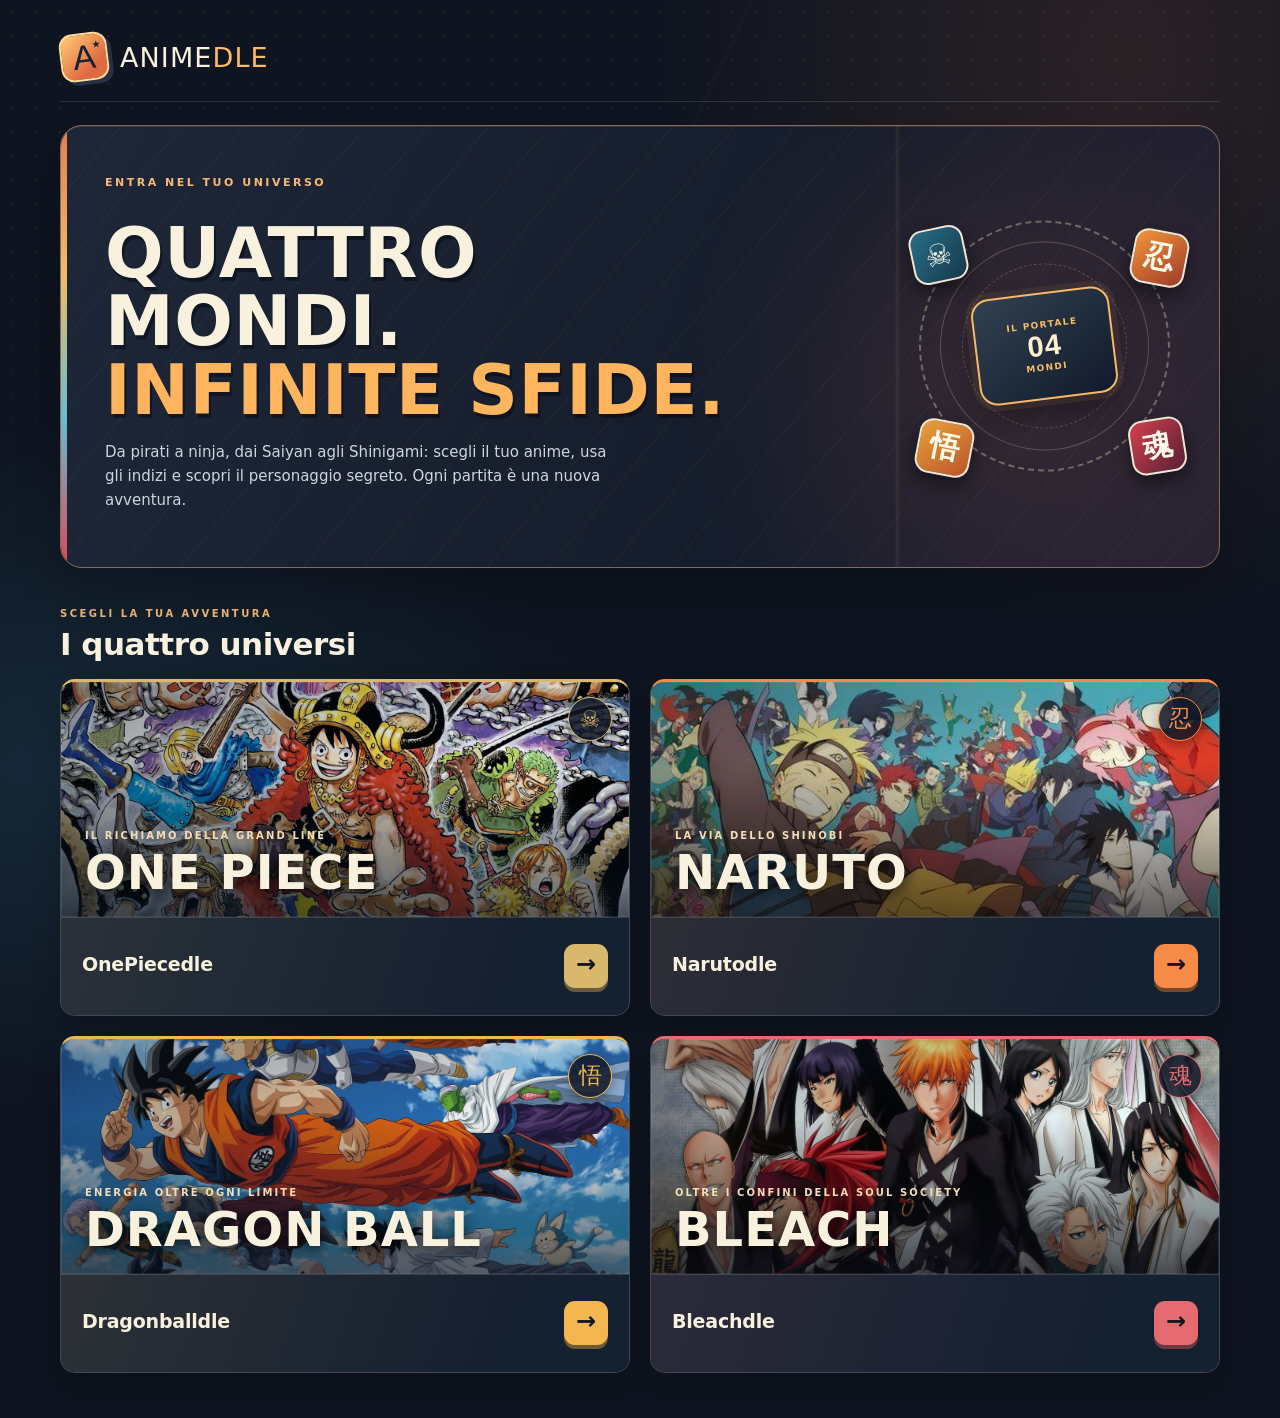
<file: index.html>
<!doctype html>
<html lang="it">
  <head>
    <meta charset="utf-8" />
    <meta name="viewport" content="width=device-width,initial-scale=1,viewport-fit=cover" />
    <meta name="theme-color" content="#0e1420" />
    <meta name="description" content="Animedle: quattro giochi di indovinelli dedicati a One Piece, Naruto, Dragon Ball e Bleach. Partite infinite, quando vuoi." />
    <title>Animedle</title>
    <link rel="stylesheet" href="styles/index.css" />
    <link rel="icon" type="image/png" href="./images/logo.png" />
    <link rel="manifest" href="./manifest.json" />
  </head>
  <body>
    <div class="shell">
      <header class="site-header">
        <div class="identity">
          <span class="brand-mark" aria-hidden="true">A</span>
          <div>
            <div class="brand-name">ANIME<span>DLE</span></div>
          </div>
        </div>
      </header>

      <section class="hero" aria-labelledby="hero-title">
        <div class="hero-copy">
          <p class="eyebrow">ENTRA NEL TUO UNIVERSO</p>
          <h1 id="hero-title">QUATTRO MONDI.<br /><span class="highlight">INFINITE SFIDE.</span></h1>
          <p class="intro">Da pirati a ninja, dai Saiyan agli Shinigami: scegli il tuo anime, usa gli indizi e scopri il personaggio segreto. Ogni partita è una nuova avventura.</p>
        </div>
        <div class="hero-art" aria-hidden="true">
          <div class="orbit"></div>
          <div class="core"><small>IL PORTALE</small><strong>04</strong><small>MONDI</small></div>
          <span class="sigil pirate">☠</span>
          <span class="sigil shinobi">忍</span>
          <span class="sigil radar">悟</span>
          <span class="sigil bankai">魂</span>
        </div>
      </section>

      <div class="section-head">
        <div>
          <span class="section-tag">SCEGLI LA TUA AVVENTURA</span>
          <h2>I quattro universi</h2>
        </div>
      </div>

      <main class="grid" aria-label="Scegli un gioco">
        <a class="card onepiece" href="onepiece/index.html" aria-label="Gioca a OnePiecedle">
          <div class="banner onepiece">
            <span class="card-icon" aria-hidden="true">☠</span>
            <div class="banner-copy"><span class="world-title">Il richiamo della Grand Line</span><strong class="banner-label">ONE PIECE</strong></div>
          </div>
          <div class="card-body">
            <div>
              <h3>OnePiecedle</h3>
            </div>
            <span class="enter" aria-hidden="true">→</span>
          </div>
        </a>

        <a class="card naruto" href="naruto/index.html" aria-label="Gioca a Narutodle">
          <div class="banner naruto">
            <span class="card-icon" aria-hidden="true">忍</span>
            <div class="banner-copy"><span class="world-title">La via dello Shinobi</span><strong class="banner-label">NARUTO</strong></div>
          </div>
          <div class="card-body">
            <div>
              <h3>Narutodle</h3>
            </div>
            <span class="enter" aria-hidden="true">→</span>
          </div>
        </a>

        <a class="card dragonball" href="dragonball/index.html" aria-label="Gioca a Dragonballdle">
          <div class="banner dragonball">
            <span class="card-icon" aria-hidden="true">悟</span>
            <div class="banner-copy"><span class="world-title">Energia oltre ogni limite</span><strong class="banner-label">DRAGON BALL</strong></div>
          </div>
          <div class="card-body">
            <div>
              <h3>Dragonballdle</h3>
            </div>
            <span class="enter" aria-hidden="true">→</span>
          </div>
        </a>

        <a class="card bleach" href="bleach/index.html" aria-label="Gioca a Bleachdle">
          <div class="banner bleach">
            <span class="card-icon" aria-hidden="true">魂</span>
            <div class="banner-copy"><span class="world-title">Oltre i confini della Soul Society</span><strong class="banner-label">BLEACH</strong></div>
          </div>
          <div class="card-body">
            <div>
              <h3>Bleachdle</h3>
            </div>
            <span class="enter" aria-hidden="true">→</span>
          </div>
        </a>
      </main>
    </div>
  </body>
</html>
</file>
<file: styles/index.css>
:root {
  --bg: #0e1420;
  --surface: #172131;
  --cream: #f8f1de;
  --muted: #aebaca;
  --line: #344256;
  --gold: #f6bd66;
}
* {
  box-sizing: border-box;
}
html {
  scroll-behavior: smooth;
}
body {
  min-height: 100vh;
  margin: 0;
  color: var(--cream);
  font-family:
    system-ui,
    -apple-system,
    BlinkMacSystemFont,
    "Segoe UI",
    sans-serif;
  background: radial-gradient(ellipse at 88% 4%, #623c3157 0, transparent 30%), radial-gradient(ellipse at 3% 54%, #244e6459 0, transparent 32%), #0e1420;
  overflow-x: hidden;
}
body::before {
  content: "";
  position: fixed;
  inset: 0;
  pointer-events: none;
  z-index: -1;
  background-image: radial-gradient(#ffffff18 0.8px, transparent 0.8px), linear-gradient(115deg, transparent 0 44%, #ffffff06 44.1% 44.35%, transparent 44.5%);
  background-size:
    24px 24px,
    100% 100%;
  mask-image: linear-gradient(to bottom, #000b, transparent 85%);
}
a {
  color: inherit;
}
.shell {
  width: min(1160px, calc(100% - 40px));
  margin: 0 auto;
  padding: 24px 0 45px;
}

/* Intestazione del portale */
.site-header {
  display: flex;
  align-items: center;
  justify-content: space-between;
  gap: 14px;
  padding: 9px 0 20px;
  border-bottom: 1px solid #b6bdc42e;
}
.identity {
  display: flex;
  align-items: center;
  gap: 12px;
  min-width: 0;
}
.brand-mark {
  width: 48px;
  height: 48px;
  flex: 0 0 48px;
  border-radius: 13px;
  display: grid;
  place-items: center;
  position: relative;
  background: linear-gradient(140deg, #ffcd74, #df6a42 72%);
  color: #182031;
  border: 2px solid #ffdf9d;
  box-shadow: 4px 4px 0 #273145;
  transform: rotate(-7deg);
  font-family: Impact, "Arial Black", sans-serif;
  font-size: 34px;
  line-height: 1;
}
.brand-mark::after {
  content: "★";
  font: 900 10px system-ui;
  position: absolute;
  right: 4px;
  top: 5px;
}
.brand-name {
  font-family: Impact, "Arial Black", system-ui, sans-serif;
  font-size: 27px;
  letter-spacing: 1.1px;
  line-height: 1;
}
.brand-name span {
  color: #ffba68;
}
.brand-sub {
  display: block;
  margin-top: 5px;
  color: #acb7c9;
  letter-spacing: 1.6px;
  font-size: 9px;
  font-weight: 850;
}
.online {
  display: inline-flex;
  align-items: center;
  gap: 9px;
  padding: 9px 14px;
  border: 1px solid #435268;
  border-radius: 999px;
  background: #192638b8;
  color: #d9e8f0;
  font-size: 12px;
  font-weight: 750;
  white-space: nowrap;
}
.online::before {
  content: "";
  width: 7px;
  height: 7px;
  border-radius: 50%;
  background: #6ee6aa;
  box-shadow: 0 0 0 4px #6ee6aa17;
}

/* Hero di selezione */
.hero {
  position: relative;
  isolation: isolate;
  overflow: hidden;
  min-height: 310px;
  margin: 23px 0 34px;
  padding: 39px 44px;
  display: flex;
  align-items: center;
  border: 1px solid #8a6857;
  border-radius: 22px;
  background: radial-gradient(circle at 82% 55%, #cf654f25, transparent 33%), linear-gradient(111deg, #1e2738 0%, #151c2b 62%, #252132 100%);
  box-shadow:
    0 23px 45px #0003,
    inset 0 1px #ffffff1a;
}
.hero::before {
  content: "";
  position: absolute;
  inset: 0;
  pointer-events: none;
  z-index: -1;
  background: repeating-linear-gradient(130deg, transparent 0 45px, #ffffff09 46px, transparent 47px), linear-gradient(90deg, transparent 72%, #f7bf6815 72.2%, transparent 72.5%);
}
.hero::after {
  content: "";
  position: absolute;
  left: 0;
  top: 0;
  bottom: 0;
  width: 6px;
  background: linear-gradient(#e77b51, #f0bc64, #67bcd0, #db4756);
}
.hero-copy {
  position: relative;
  z-index: 2;
  width: min(670px, 72%);
}
.eyebrow {
  display: inline-flex;
  align-items: center;
  gap: 9px;
  color: #f5b979;
  font-size: 11px;
  font-weight: 850;
  letter-spacing: 2.5px;
  text-transform: uppercase;
}

h1 {
  font-family: Impact, "Arial Black", system-ui, sans-serif;
  font-size: clamp(39px, 5.5vw, 69px);
  line-height: 0.99;
  letter-spacing: 0.6px;
  font-weight: 900;
  margin: 19px 0 16px;
  text-shadow: 2px 4px 0 #050a1388;
}
h1 .highlight {
  color: #ffb55e;
}
.intro {
  max-width: 510px;
  color: #cdd5df;
  font-size: 15px;
  line-height: 1.62;
}
.hero-chips {
  display: flex;
  flex-wrap: wrap;
  gap: 9px;
  margin-top: 23px;
}
.hero-chips span {
  display: inline-flex;
  align-items: center;
  gap: 7px;
  padding: 7px 11px;
  border: 1px solid #8896ad56;
  border-radius: 7px;
  color: #f3e9d8;
  font-size: 11px;
  font-weight: 780;
  letter-spacing: 0.4px;
  background: #f1e8dc10;
}
.hero-chips b {
  color: #ffca7d;
}
.hero-art {
  position: absolute;
  right: 2.8%;
  top: 50%;
  translate: 0 -50%;
  width: 285px;
  height: 285px;
  pointer-events: none;
}
.orbit {
  position: absolute;
  inset: 17px;
  border: 2px dashed #dcc4ab6b;
  border-radius: 50%;
  transform: rotate(-18deg);
}
.orbit::before,
.orbit::after {
  content: "";
  position: absolute;
  border: 1px solid #d7b5aa49;
  border-radius: 50%;
}
.orbit::before {
  inset: 19px;
}
.orbit::after {
  inset: 41px;
  border-style: dashed;
}
.core {
  position: absolute;
  inset: 89px 73px;
  z-index: 1;
  border-radius: 18px;
  border: 2px solid #f4b96a;
  box-shadow:
    0 0 0 6px #f4b96a15,
    0 14px 30px #0005;
  background: linear-gradient(145deg, #314151, #111a2a);
  display: flex;
  flex-direction: column;
  align-items: center;
  justify-content: center;
  transform: rotate(-7deg);
}
.core strong {
  font:
    900 29px Impact,
    "Arial Black",
    sans-serif;
  color: #fff0d0;
  letter-spacing: 1px;
}
.core small {
  font-size: 9px;
  letter-spacing: 1.4px;
  font-weight: 850;
  color: #f6bd66;
}
.sigil {
  position: absolute;
  width: 55px;
  height: 55px;
  display: grid;
  place-items: center;
  border-radius: 14px;
  border: 2px solid #f0e7d5;
  color: #fff9e9;
  font-size: 30px;
  font-weight: 900;
  box-shadow: 0 8px 17px #0007;
}
.sigil.pirate {
  left: 9px;
  top: 24px;
  background: linear-gradient(135deg, #286f87, #17384c);
  transform: rotate(-12deg);
}
.sigil.shinobi {
  right: 0;
  top: 27px;
  background: linear-gradient(135deg, #f49438, #9e3b2b);
  transform: rotate(11deg);
}
.sigil.radar {
  left: 15px;
  bottom: 13px;
  background: linear-gradient(135deg, #e8a23b, #bb552a);
  transform: rotate(11deg);
}
.sigil.bankai {
  right: 2px;
  bottom: 15px;
  background: linear-gradient(135deg, #d24050, #581f34);
  transform: rotate(-9deg);
}

.section-head {
  display: flex;
  align-items: flex-end;
  justify-content: space-between;
  gap: 15px;
  margin: 0 0 17px;
}
.section-tag {
  color: #f0b874;
  font-size: 10px;
  font-weight: 900;
  letter-spacing: 2.5px;
}
.section-head h2 {
  margin: 5px 0 0;
  font-size: clamp(23px, 3vw, 31px);
  letter-spacing: -0.5px;
}
.section-count {
  color: #aab6c5;
  font-weight: 800;
  font-size: 11px;
  letter-spacing: 2px;
  padding-bottom: 4px;
  white-space: nowrap;
}

/* I 4 universi: colori indipendenti, stesse immagini dell'originale */
.grid {
  display: grid;
  grid-template-columns: repeat(2, minmax(0, 1fr));
  gap: 20px;
}
.card {
  --accent: #eebf6c;
  --accent-dark: #5e4527;
  display: block;
  min-width: 0;
  overflow: hidden;
  position: relative;
  text-decoration: none;
  color: var(--cream);
  border: 1px solid #ffffff29;
  border-top: 3px solid var(--accent);
  border-radius: 15px;
  background: #1b2635;
  box-shadow: 0 16px 30px #0003;
  transition:
    transform 0.22s ease,
    border-color 0.22s ease,
    box-shadow 0.22s ease;
}
.card:hover {
  transform: translateY(-5px);
  border-color: var(--accent);
  box-shadow:
    0 20px 42px #0006,
    0 0 25px color-mix(in srgb, var(--accent) 13%, transparent);
}
.card:focus-visible {
  outline: 3px solid var(--accent);
  outline-offset: 4px;
}
.card.onepiece {
  --accent: #d9b86d;
  --accent-dark: #375971;
}
.card.naruto {
  --accent: #f68a47;
  --accent-dark: #70412c;
}
.card.dragonball {
  --accent: #f4b64f;
  --accent-dark: #2b6b80;
}
.card.bleach {
  --accent: #e66b71;
  --accent-dark: #50343d;
}
.banner {
  height: 235px;
  position: relative;
  overflow: hidden;
  background: linear-gradient(140deg, var(--accent-dark), #111822);
  isolation: isolate;
}
.banner::before {
  content: "";
  position: absolute;
  inset: 0;
  z-index: -2;
  background: linear-gradient(180deg, #10182322 7%, transparent 32%, #050b149c 100%), linear-gradient(90deg, #0815234a, transparent 76%), linear-gradient(135deg, var(--accent-dark), #121c2b);
  transition: transform 0.45s ease;
}
.banner.onepiece::before {
  background:
    linear-gradient(180deg, #10182323 7%, transparent 33%, #07121da8 100%),
    linear-gradient(90deg, #05101a5e, transparent 82%),
    url("../images/onepiece.jpg") center / cover no-repeat,
    linear-gradient(135deg, #215577, #0c2b45);
}
.banner.naruto::before {
  background:
    linear-gradient(180deg, #10182323 7%, transparent 33%, #17100ca8 100%),
    linear-gradient(90deg, #1e100b52, transparent 82%),
    url("../images/naruto.jpg") center / cover no-repeat,
    linear-gradient(135deg, #9d502c, #392a28);
}
.banner.dragonball::before {
  background:
    linear-gradient(180deg, #10182323 7%, transparent 33%, #0a1324a6 100%),
    linear-gradient(90deg, #06172652, transparent 82%),
    url("../images/dragonball.jpg") center / cover no-repeat,
    linear-gradient(135deg, #397da1, #173b65);
}
.banner.bleach::before {
  background:
    linear-gradient(180deg, #10182323 7%, transparent 33%, #0b0b12ba 100%),
    linear-gradient(90deg, #10091145, transparent 82%),
    url("../images/bleach.jpg") center / cover no-repeat,
    linear-gradient(135deg, #5a343f, #12131d);
}
.card:hover .banner::before {
  transform: scale(1.055);
}
.banner::after {
  content: "";
  position: absolute;
  pointer-events: none;
  inset: 0;
  border: 1px solid #ffffff13;
  background: linear-gradient(140deg, #ffffff14 0 1px, transparent 2px 100%);
}
.number {
  position: absolute;
  z-index: 1;
  top: 18px;
  left: 19px;
  padding: 6px 9px;
  background: #0b111dc9;
  border: 1px solid #ffffff5e;
  border-radius: 6px;
  font-size: 10px;
  font-weight: 850;
  letter-spacing: 1.5px;
  color: #fff6e7;
}
.card-icon {
  position: absolute;
  z-index: 1;
  top: 15px;
  right: 17px;
  display: grid;
  place-items: center;
  width: 44px;
  height: 44px;
  border: 1.5px solid var(--accent);
  border-radius: 50%;
  background: #111725d9;
  color: var(--accent);
  font-size: 23px;
  box-shadow: 0 4px 12px #0005;
}
.banner-copy {
  position: absolute;
  z-index: 1;
  left: 24px;
  right: 20px;
  bottom: 21px;
}
.world-title {
  display: block;
  color: #f3ddb7;
  text-transform: uppercase;
  letter-spacing: 2.1px;
  font-size: 10px;
  font-weight: 850;
  margin-bottom: 7px;
}
.banner-label {
  display: block;
  font:
    900 clamp(29px, 4.6vw, 48px)/1 Impact,
    "Arial Black",
    system-ui,
    sans-serif;
  letter-spacing: 1px;
  text-shadow: 0 4px 15px #000c;
}
.card-body {
  display: flex;
  align-items: center;
  justify-content: space-between;
  gap: 14px;
  min-height: 98px;
  padding: 18px 21px;
  background: linear-gradient(110deg, color-mix(in srgb, var(--accent) 9%, #192434), #152030 77%);
  border-top: 1px solid #ffffff22;
}
.card-body h3 {
  margin: 0 0 5px;
  font-size: 19px;
  font-weight: 850;
  letter-spacing: -0.2px;
}
.card-body p {
  font-size: 12.5px;
  line-height: 1.45;
  color: #bac5d1;
}
.enter {
  flex: 0 0 44px;
  width: 44px;
  padding-bottom: 5px;
  height: 44px;
  display: grid;
  place-items: center;
  border-radius: 11px;
  color: #0e1721;
  background: var(--accent);
  font-size: 24px;
  font-weight: 900;
  box-shadow: 0 4px 0 color-mix(in srgb, var(--accent) 45%, #080f17);
  transition: translate 0.22s ease;
}
.card:hover .enter {
  translate: 3px -2px;
}
.footer {
  margin-top: 32px;
  padding: 20px 5px 0;
  border-top: 1px solid #ffffff22;
  color: #b5becd;
  text-align: center;
  line-height: 1.7;
  font-size: 12px;
}
.footer strong {
  color: #ffcb88;
}
@media (max-width: 850px) {
  .hero {
    padding: 33px 30px;
  }
  .hero-art {
    right: -22px;
    transform: scale(0.83);
    transform-origin: center right;
    opacity: 0.7;
  }
  .hero-copy {
    width: 78%;
  }
  .enter {
    padding-bottom: 1%;
  }
}
@media (max-width: 660px) {
  .shell {
    width: calc(100% - 22px);
    padding: 15px 0 30px;
  }
  .site-header {
    padding: 4px 4px 15px;
  }
  .brand-mark {
    width: 41px;
    height: 41px;
    flex-basis: 41px;
    font-size: 29px;
  }
  .brand-name {
    font-size: 24px;
  }
  .brand-sub {
    font-size: 8px;
    letter-spacing: 1px;
  }
  .online {
    font-size: 0;
    width: 30px;
    height: 30px;
    padding: 0;
    justify-content: center;
  }
  .online::before {
    margin: 0;
  }
  .hero {
    margin: 15px 0 27px;
    padding: 29px 22px 27px;
    min-height: 275px;
    border-radius: 16px;
  }
  .hero-copy {
    width: 100%;
  }
  h1 {
    font-size: clamp(37px, 10vw, 56px);
    letter-spacing: 0;
    max-width: 540px;
  }
  .eyebrow {
    font-size: 9px;
    letter-spacing: 1.8px;
  }
  .intro {
    font-size: 13px;
    max-width: 400px;
  }
  .hero-art {
    opacity: 0.11;
    right: -75px;
    transform: scale(1.1);
  }
  .hero-chips {
    gap: 6px;
    margin-top: 18px;
  }
  .hero-chips span {
    font-size: 10px;
    padding: 6px 8px;
  }
  .section-head {
    margin: 0 2px 14px;
  }
  .section-count {
    font-size: 9px;
  }
  .grid {
    grid-template-columns: 1fr;
    gap: 16px;
  }
  .banner {
    height: 205px;
  }
  .banner-label {
    font-size: clamp(35px, 10vw, 49px);
  }
  .banner-copy {
    left: 19px;
    bottom: 19px;
  }
  .card-body {
    min-height: 87px;
    padding: 15px 16px;
  }
  .card-body h3 {
    font-size: 17px;
  }
  .card-body p {
    font-size: 11px;
  }
  .enter {
    flex-basis: 40px;
    width: 40px;
    height: 40px;
  }
}
@media (prefers-reduced-motion: reduce) {
  html {
    scroll-behavior: auto;
  }
  .card,
  .banner::before,
  .enter {
    transition: none !important;
  }
}
</file>
